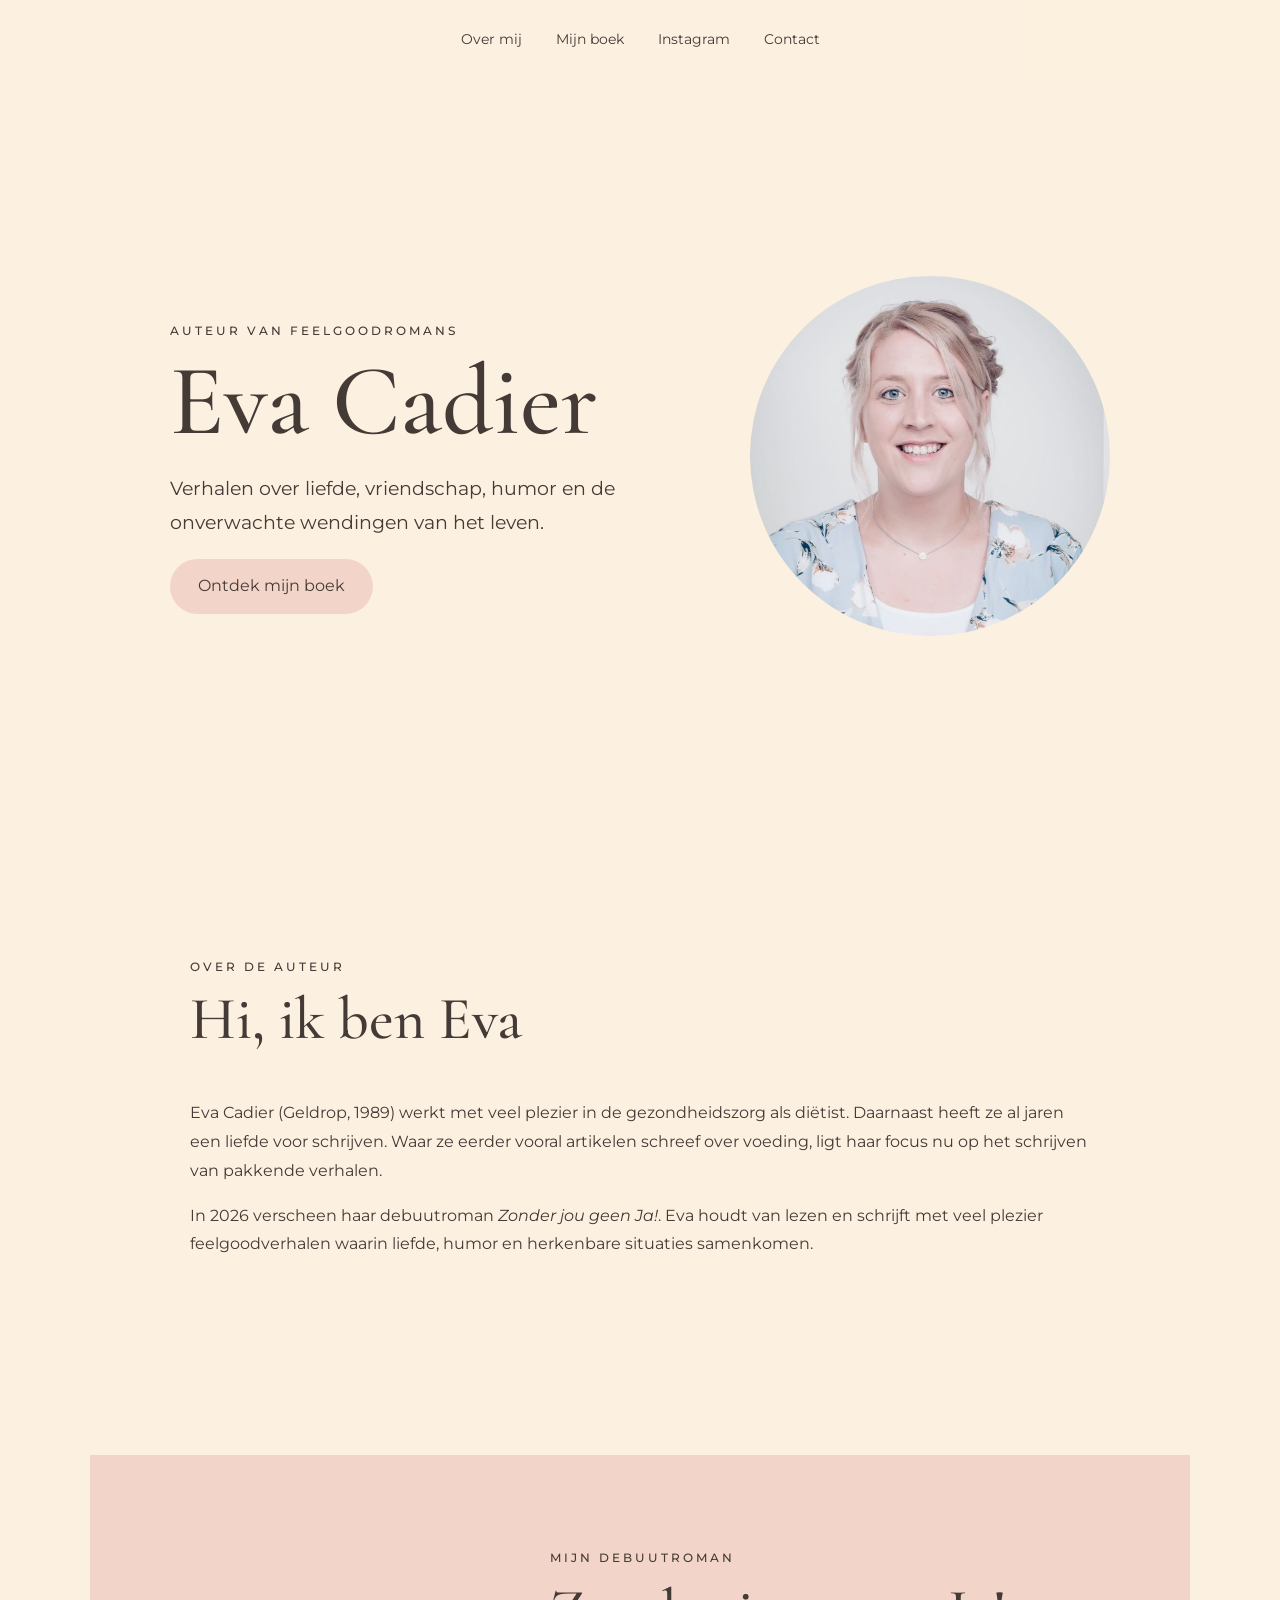
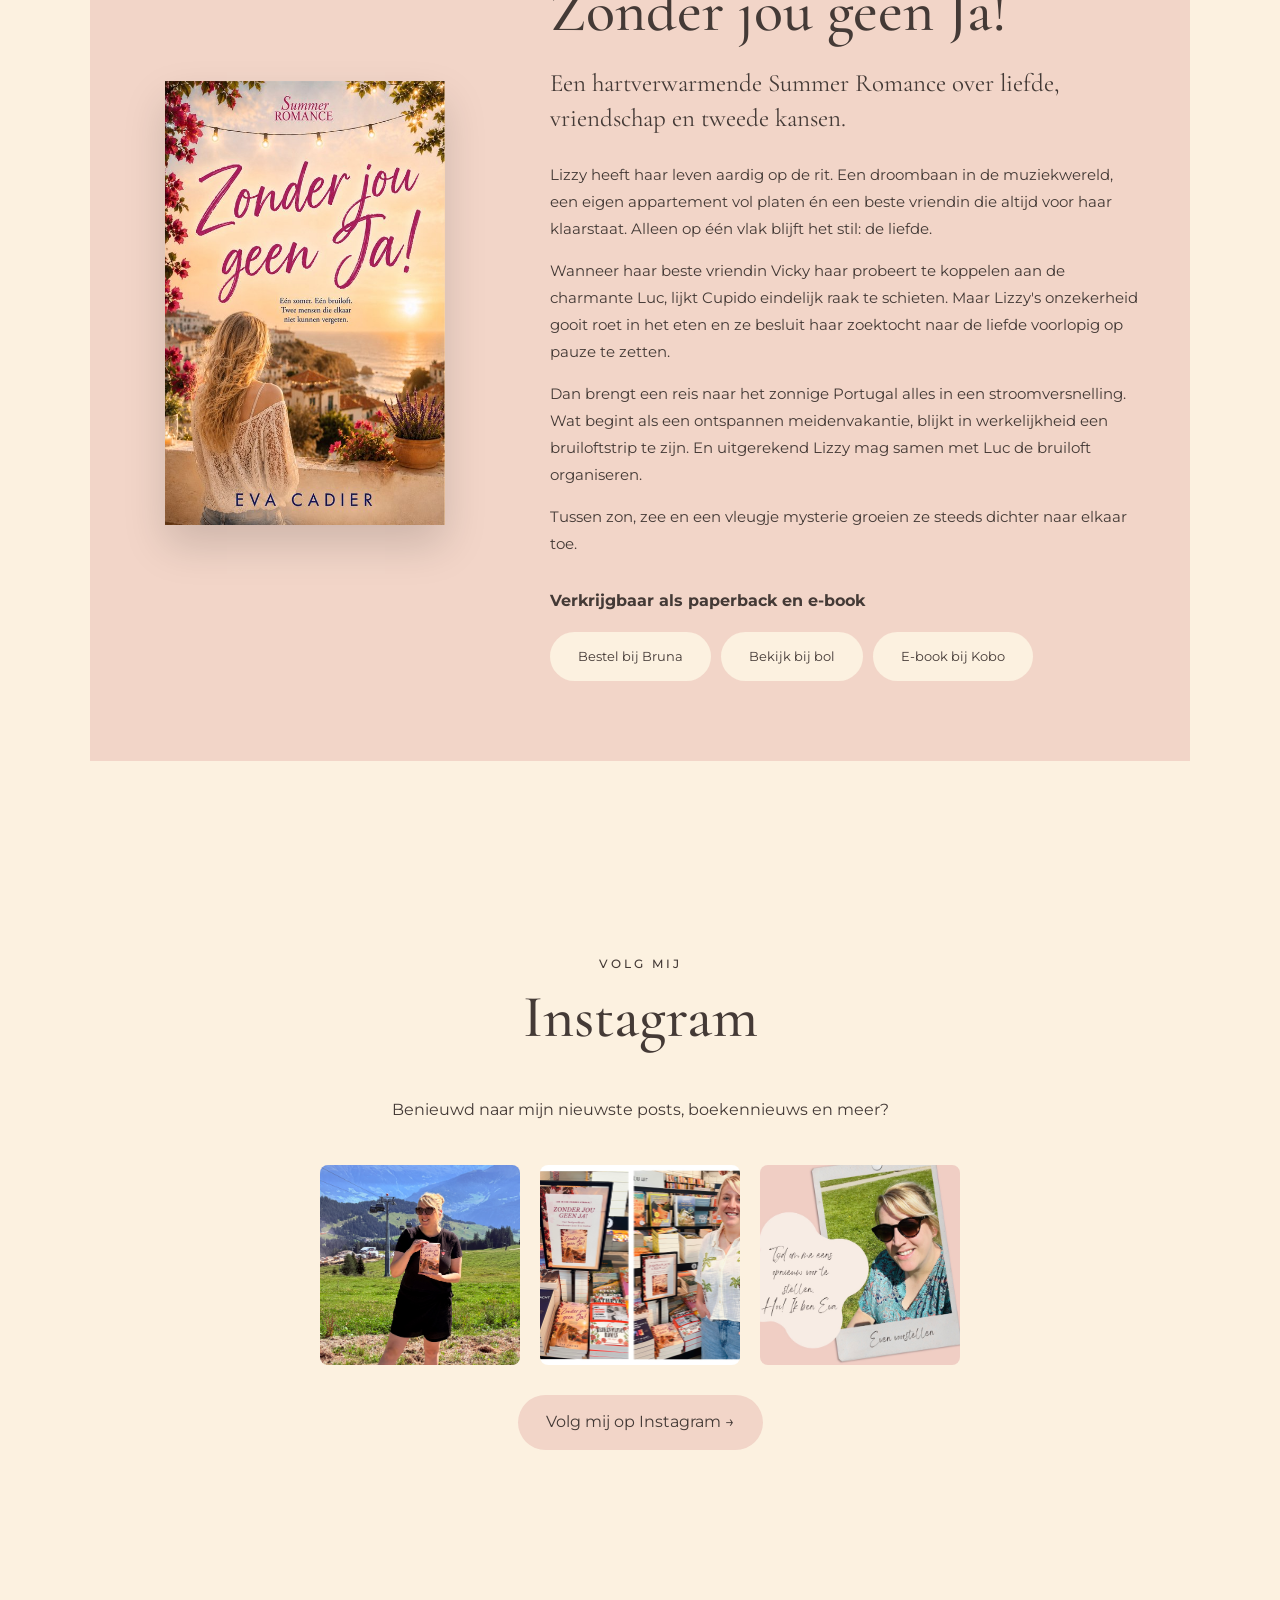
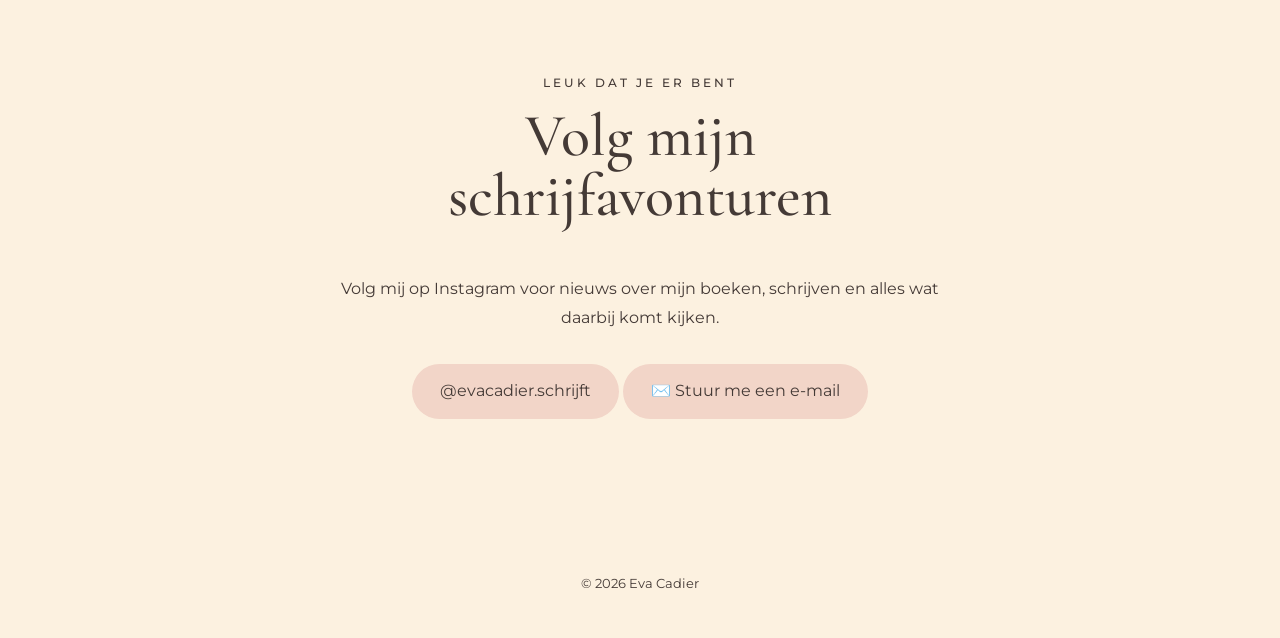
<file: index.html>
<!DOCTYPE html>
<html lang="nl">
<head>
    <meta charset="UTF-8">
    <meta name="viewport" content="width=device-width, initial-scale=1.0">

    <title>Eva Cadier | Auteur van feelgoodromans</title>

    <meta name="description" content="Eva Cadier schrijft feelgoodromans over liefde, vriendschap en de onverwachte wendingen van het leven.">

    <link rel="stylesheet" href="style.css">

    <link href="https://fonts.googleapis.com/css2?family=Cormorant+Garamond:wght@400;500;600&family=Montserrat:wght@300;400;500&display=swap" rel="stylesheet">
</head>

<body>

<!-- NAVIGATIE -->

<header>
    <nav>
        <a href="#over">Over mij</a>
        <a href="#boek">Mijn boek</a>
        <a href="#instagram">Instagram</a>
        <a href="#contact">Contact</a>
    </nav>
</header>


<!-- HERO -->

<section class="hero">

    <div class="hero-text">

        <p class="eyebrow">
            Auteur van feelgoodromans
        </p>

        <h1>
            Eva Cadier
        </h1>

        <p class="intro">
            Verhalen over liefde, vriendschap, humor
            en de onverwachte wendingen van het leven.
        </p>

        <a class="button" href="#boek">
            Ontdek mijn boek
        </a>

    </div>


    <div class="hero-image">

        <img src="Eva.JPG" alt="Eva Cadier">

    </div>

</section>



<!-- OVER MIJ -->

<section id="over" class="section">

    <div class="section-inner">

        <p class="eyebrow">
            Over de auteur
        </p>

        <h2>
            Hi, ik ben Eva
        </h2>

        <p>
            Eva Cadier (Geldrop, 1989) werkt met veel plezier in de
            gezondheidszorg als diëtist. Daarnaast heeft ze al jaren
            een liefde voor schrijven. Waar ze eerder vooral artikelen
            schreef over voeding, ligt haar focus nu op het schrijven
            van pakkende verhalen.
        </p>

        <p>
            In 2026 verscheen haar debuutroman
            <em>Zonder jou geen Ja!</em>. Eva houdt van lezen en schrijft
            met veel plezier feelgoodverhalen waarin liefde, humor en
            herkenbare situaties samenkomen.
        </p>

    </div>

</section>



<!-- BOEK -->

<section id="boek" class="book-section">

    <div class="book-image">

        <img
            src="boek.jpg"
            alt="Boekomslag Zonder jou geen Ja! van Eva Cadier"
        >

    </div>


    <div class="book-text">

        <p class="eyebrow">
            Mijn debuutroman
        </p>

        <h2>
            Zonder jou geen Ja!
        </h2>

        <p class="subtitle">
            Een hartverwarmende Summer Romance over liefde,
            vriendschap en tweede kansen.
        </p>


        <div class="flaptekst">

            <p>
                Lizzy heeft haar leven aardig op de rit. Een droombaan
                in de muziekwereld, een eigen appartement vol platen
                én een beste vriendin die altijd voor haar klaarstaat.
                Alleen op één vlak blijft het stil: de liefde.
            </p>

            <p>
                Wanneer haar beste vriendin Vicky haar probeert te
                koppelen aan de charmante Luc, lijkt Cupido eindelijk
                raak te schieten. Maar Lizzy's onzekerheid gooit roet
                in het eten en ze besluit haar zoektocht naar de liefde
                voorlopig op pauze te zetten.
            </p>

            <p>
                Dan brengt een reis naar het zonnige Portugal alles
                in een stroomversnelling. Wat begint als een ontspannen
                meidenvakantie, blijkt in werkelijkheid een bruiloftstrip
                te zijn. En uitgerekend Lizzy mag samen met Luc de
                bruiloft organiseren.
            </p>

            <p>
                Tussen zon, zee en een vleugje mysterie groeien ze steeds
                dichter naar elkaar toe.
            </p>

        </div>


        <p class="available">
            <strong>
                Verkrijgbaar als paperback en e-book
            </strong>
        </p>


        <div class="shops">

            <a
                href="https://www.bruna.nl/boeken/zonder-jou-geen-ja-9789083656786"
                target="_blank"
                rel="noopener noreferrer"
                class="shop-button"
            >
                Bestel bij Bruna
            </a>


            <a
                href="https://www.bol.com/nl/nl/p/zonder-jou-geen-ja/9300000344899422/?cid=1786902268305-2676174017438"
                target="_blank"
                rel="noopener noreferrer"
                class="shop-button"
            >
                Bekijk bij bol
            </a>


            <a
                href="https://www.kobo.com/nl/nl/ebook/zonder-jou-geen-ja-1?sId=480e6cfb-6c79-43fd-9dd4-91e612678c3a&ssId=6qIKh0UJlybctEtxlPoWp&cPos=1"
                target="_blank"
                rel="noopener noreferrer"
                class="shop-button"
            >
                E-book bij Kobo
            </a>

        </div>

    </div>

</section>



<!-- INSTAGRAM -->

<section id="instagram" class="instagram-section">

    <div class="instagram-inner">

        <p class="eyebrow">
            Volg mij
        </p>

        <h2>
            Instagram
        </h2>

        <p class="instagram-intro">
            Benieuwd naar mijn nieuwste posts, boekennieuws en meer?
        </p>


        <div class="instagram-grid">

            <a
                href="https://www.instagram.com/evacadier.schrijft/"
                target="_blank"
                rel="noopener noreferrer"
            >
                <img
                    src="Instagram1.jpeg"
                    alt="Instagram van Eva Cadier"
                >
            </a>


            <a
                href="https://www.instagram.com/evacadier.schrijft/"
                target="_blank"
                rel="noopener noreferrer"
            >
                <img
                    src="Instagram2.jpg"
                    alt="Instagram van Eva Cadier"
                >
            </a>


            <a
                href="https://www.instagram.com/evacadier.schrijft/"
                target="_blank"
                rel="noopener noreferrer"
            >
                <img
                    src="Instagram3.jpg"
                    alt="Instagram van Eva Cadier"
                >
            </a>

        </div>


        <a
            href="https://www.instagram.com/evacadier.schrijft/"
            target="_blank"
            rel="noopener noreferrer"
            class="button"
        >
            Volg mij op Instagram →
        </a>

    </div>

</section>



<!-- CONTACT -->

<section id="contact" class="contact-section">

    <div>

        <p class="eyebrow">
            Leuk dat je er bent
        </p>

        <h2>
            Volg mijn schrijfavonturen
        </h2>

        <p>
            Volg mij op Instagram voor nieuws over mijn boeken,
            schrijven en alles wat daarbij komt kijken.
        </p>


        <a
            href="https://www.instagram.com/evacadier.schrijft/"
            target="_blank"
            rel="noopener noreferrer"
            class="button"
        >
            @evacadier.schrijft
        </a>


        <a
            href="mailto:evacadier@gmail.com"
            class="button"
            style="margin-top: 15px;"
        >
            ✉️ Stuur me een e-mail
        </a>

    </div>

</section>



<!-- FOOTER -->

<footer>

    <p>
        © 2026 Eva Cadier
    </p>

</footer>


</body>
</html>
</file>
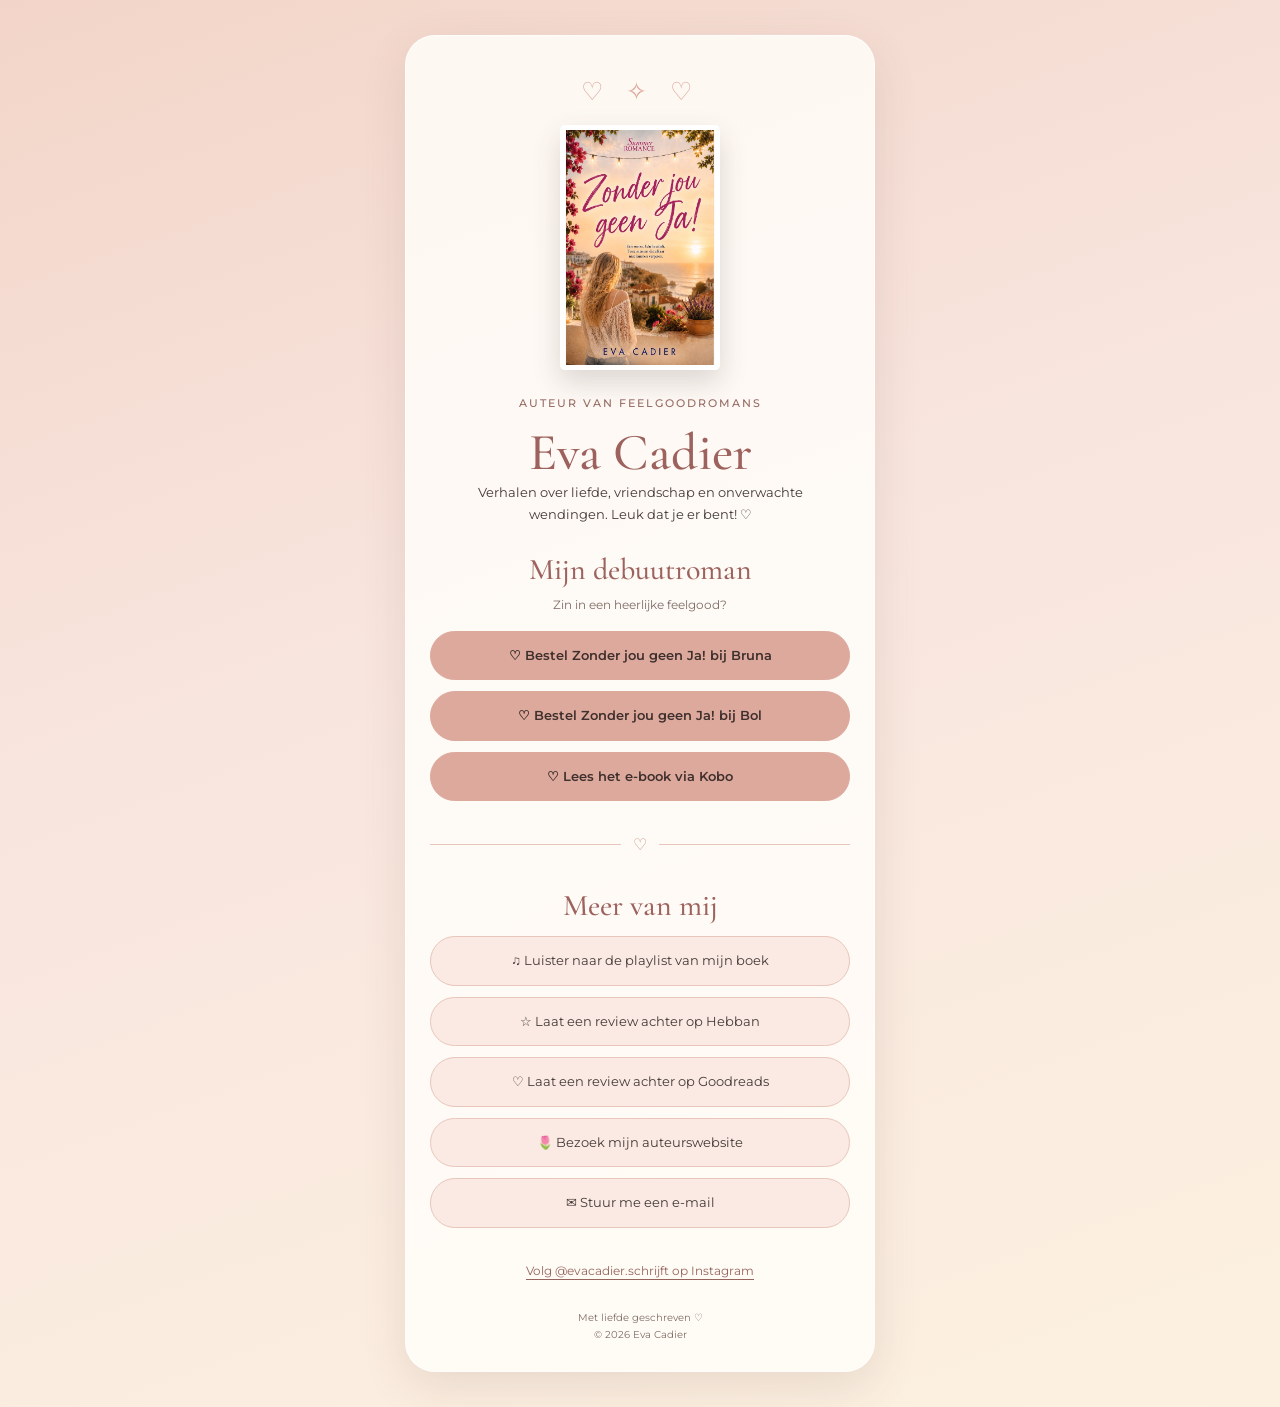
<file: links/index.html>
<!DOCTYPE html>
<html lang="nl">
<head>
    <meta charset="UTF-8">
    <meta name="viewport" content="width=device-width, initial-scale=1.0">

    <title>Eva Cadier | Alle links</title>
    <meta name="description" content="Ontdek Zonder jou geen Ja!, luister naar de playlist en lees de recensies van Eva Cadier.">
    <meta name="theme-color" content="#F2D5C8">

    <link rel="preconnect" href="https://fonts.googleapis.com">
    <link rel="preconnect" href="https://fonts.gstatic.com" crossorigin>
    <link href="https://fonts.googleapis.com/css2?family=Cormorant+Garamond:wght@400;500;600;700&family=Montserrat:wght@300;400;500;600&display=swap" rel="stylesheet">

    <style>
        :root {
            --roze: #F2D5C8;
            --roze-donker: #DDA99D;
            --roze-licht: #FBEAE4;
            --creme: #FCF1E0;
            --wit: #FFFDF9;
            --tekst: #443A36;
        }

        * {
            box-sizing: border-box;
        }

        html {
            min-height: 100%;
            scroll-behavior: smooth;
        }

        body {
            margin: 0;
            padding: 35px 16px;
            background: linear-gradient(
                160deg,
                var(--roze) 0%,
                #F8E5DE 42%,
                var(--creme) 100%
            );
            color: var(--tekst);
            font-family: 'Montserrat', sans-serif;
            font-size: 14px;
            line-height: 1.7;
        }

        .container {
            width: 100%;
            max-width: 470px;
            margin: 0 auto;
            padding: 34px 24px 28px;
            text-align: center;
            background: rgba(255, 253, 249, 0.86);
            border: 1px solid rgba(255, 255, 255, 0.75);
            border-radius: 30px;
            box-shadow: 0 15px 45px rgba(100, 64, 58, 0.12);
        }

        .top-decoration {
            color: var(--roze-donker);
            font-size: 25px;
            letter-spacing: 8px;
            margin-bottom: 12px;
        }

        .book-cover {
            display: block;
            width: 160px;
            max-height: 245px;
            object-fit: contain;
            margin: 0 auto 24px;
            border: 5px solid white;
            border-radius: 5px;
            box-shadow: 0 12px 28px rgba(68, 58, 54, 0.18);
        }

        h1,
        h2 {
            font-family: 'Cormorant Garamond', Georgia, serif;
            font-weight: 500;
        }

        h1 {
            margin: 0;
            font-size: 52px;
            line-height: 1.05;
            color: #9D625D;
        }

        .subtitle {
            margin: 10px 0 14px;
            color: #956C65;
            font-size: 11px;
            font-weight: 500;
            letter-spacing: 2px;
            text-transform: uppercase;
        }

        .intro {
            max-width: 340px;
            margin: 0 auto 28px;
            font-size: 13px;
        }

        .section-title {
            margin: 27px 0 13px;
            color: #9D625D;
            font-size: 30px;
            line-height: 1.15;
        }

        .section-caption {
            margin: -5px 0 15px;
            color: #806D67;
            font-size: 12px;
        }

        .link-button {
            display: block;
            width: 100%;
            margin: 11px 0;
            padding: 14px 16px;
            border: 1px solid #E8C6BB;
            border-radius: 30px;
            background: var(--roze-licht);
            color: var(--tekst);
            text-decoration: none;
            font-size: 13px;
            font-weight: 400;
            line-height: 1.5;
            transition: transform 0.2s ease, background 0.2s ease;
        }

        .link-button.primary {
            background: var(--roze-donker);
            border-color: var(--roze-donker);
            color: #3F302D;
            font-weight: 600;
        }

        .link-button:hover {
            transform: translateY(-2px);
            background: var(--roze);
        }

        .link-button:focus-visible,
        .website-link:focus-visible {
            outline: 2px solid #9D625D;
            outline-offset: 4px;
        }

        .divider {
            display: flex;
            align-items: center;
            gap: 12px;
            margin: 30px auto;
            color: #C58F85;
            font-size: 16px;
        }

        .divider::before,
        .divider::after {
            content: "";
            flex: 1;
            height: 1px;
            background: #E8C6BB;
        }

        .website-link {
            display: inline-block;
            margin-top: 22px;
            color: #95645D;
            font-size: 12px;
            text-decoration: underline;
            text-underline-offset: 4px;
        }

        footer {
            margin-top: 27px;
            color: #806D67;
            font-size: 10px;
        }

        @media (max-width: 380px) {
            body {
                padding: 20px 10px;
            }

            .container {
                padding: 26px 17px 23px;
                border-radius: 24px;
            }

            h1 {
                font-size: 44px;
            }

            .book-cover {
                width: 140px;
                max-height: 215px;
            }
        }

        @media (prefers-reduced-motion: reduce) {
            html {
                scroll-behavior: auto;
            }

            .link-button {
                transition: none;
            }
        }
    </style>
</head>

<body>
    <main class="container">

        <div class="top-decoration" aria-hidden="true">♡ ✧ ♡</div>

        <img
            class="book-cover"
            src="../boek.jpg"
            alt="Boekomslag van Zonder jou geen Ja! van Eva Cadier"
        >

        <p class="subtitle">Auteur van feelgoodromans</p>
        <h1>Eva Cadier</h1>

        <p class="intro">
            Verhalen over liefde, vriendschap en onverwachte wendingen.
            Leuk dat je er bent! ♡
        </p>

        <h2 class="section-title">Mijn debuutroman</h2>
        <p class="section-caption">Zin in een heerlijke feelgood?</p>

        <a
            class="link-button primary"
            href="https://www.bruna.nl/boeken/zonder-jou-geen-ja-9789083656786"
            target="_blank"
            rel="noopener noreferrer"
        >
            ♡ Bestel Zonder jou geen Ja! bij Bruna
        </a>

        <a
            class="link-button primary"
            href="https://www.bol.com/nl/nl/p/zonder-jou-geen-ja/9300000344899422/"
            target="_blank"
            rel="noopener noreferrer"
        >
            ♡ Bestel Zonder jou geen Ja! bij Bol
        </a>

        <a
            class="link-button primary"
            href="https://www.kobo.com/nl/nl/ebook/zonder-jou-geen-ja-1"
            target="_blank"
            rel="noopener noreferrer"
        >
            ♡ Lees het e-book via Kobo
        </a>

        <div class="divider" aria-hidden="true">♡</div>

        <h2 class="section-title">Meer van mij</h2>

        <a
            class="link-button"
            href="https://open.spotify.com/playlist/1KIuzRsC03VF7IMs6DiWUb?si=0R2VOPssSMqtfWortKIH2g"
            target="_blank"
            rel="noopener noreferrer"
        >
            ♫ Luister naar de playlist van mijn boek
        </a>

        <a
            class="link-button"
            href="https://www.hebban.nl/boek/zonder-jou-geen-ja-eva-cadier"
            target="_blank"
            rel="noopener noreferrer"
        >
            ☆ Laat een review achter op Hebban
        </a>

        <a
            class="link-button"
            href="https://www.goodreads.com/book/show/256936999"
            target="_blank"
            rel="noopener noreferrer"
        >
            ♡ Laat een review achter op Goodreads
        </a>

        <a
            class="link-button"
            href="https://evacadier.nl/"
        >
            🌷 Bezoek mijn auteurswebsite
        </a>

        <a
            class="link-button"
            href="mailto:evacadier@gmail.com"
        >
            ✉ Stuur me een e-mail
        </a>

        <a
            class="website-link"
            href="https://www.instagram.com/evacadier.schrijft/"
            target="_blank"
            rel="noopener noreferrer"
        >
            Volg @evacadier.schrijft op Instagram
        </a>

        <footer>
            Met liefde geschreven ♡<br>
            © 2026 Eva Cadier
        </footer>

    </main>
</body>
</html>
</file>
<file: style.css>
:root {
    --creme: #FCF1E0;
    --roze: #F2D5C8;
    --tekst: #443A36;
    --wit: #FFFDF9;
}

* {
    box-sizing: border-box;
}

html {
    scroll-behavior: smooth;
}

body {
    margin: 0;
    background: var(--creme);
    color: var(--tekst);
    font-family: 'Montserrat', sans-serif;
    line-height: 1.8;
}

header {
    padding: 25px 30px;
    text-align: center;
    position: sticky;
    top: 0;
    background: rgba(252, 241, 224, 0.95);
    z-index: 10;
}

nav a {
    margin: 0 15px;
    text-decoration: none;
    color: var(--tekst);
    font-size: 14px;
}

nav a:hover {
    opacity: 0.6;
}

h1,
h2,
h3 {
    font-family: 'Cormorant Garamond', serif;
    font-weight: 500;
}

h1 {
    font-size: clamp(60px, 8vw, 100px);
    line-height: 0.9;
    margin: 15px 0 25px;
}

h2 {
    font-size: clamp(42px, 5vw, 60px);
    line-height: 1;
    margin-top: 10px;
}

h3 {
    font-size: 30px;
    margin-top: 0;
}

.eyebrow {
    text-transform: uppercase;
    letter-spacing: 3px;
    font-size: 12px;
    font-weight: 500;
}

.hero {
    min-height: 85vh;
    display: flex;
    align-items: center;
    justify-content: center;
    gap: 80px;
    padding: 70px 30px;
}

.hero-text {
    max-width: 550px;
}

.intro {
    font-size: 19px;
    max-width: 500px;
}

.hero-image img {
    width: 360px;
    height: 360px;
    object-fit: cover;
    border-radius: 50%;
}

.button,
.shop-button {
    display: inline-block;
    background: var(--roze);
    color: var(--tekst);
    padding: 13px 28px;
    border-radius: 30px;
    text-decoration: none;
    transition: 0.2s;
}

.button:hover,
.shop-button:hover {
    transform: translateY(-2px);
}

.section {
    padding: 100px 30px;
}

.section-inner {
    max-width: 900px;
    margin: auto;
}

.book-section {
    max-width: 1100px;
    margin: 80px auto;
    padding: 80px 50px;
    display: flex;
    gap: 80px;
    align-items: center;
    background: var(--roze);
}

.book-image {
    flex: 0 0 330px;
    text-align: center;
}

.book-image img {
    width: 280px;
    max-width: 100%;
    box-shadow: 0 20px 40px rgba(0, 0, 0, 0.15);
}

.book-text {
    flex: 1;
}

.book-text h2 {
    margin-bottom: 10px;
}

.subtitle {
    font-family: 'Cormorant Garamond', serif;
    font-size: 25px;
    line-height: 1.4;
}

.flaptekst {
    font-size: 15px;
}

.available {
    margin-top: 30px;
}

.shops {
    display: flex;
    flex-wrap: wrap;
    gap: 10px;
}

.shop-button {
    background: var(--creme);
    font-size: 13px;
}

.news-section {
    background: var(--wit);
}

.cards {
    display: grid;
    grid-template-columns: repeat(2, 1fr);
    gap: 25px;
}

.cards article {
    background: var(--roze);
    padding: 30px;
}

.contact-section {
    max-width: 900px;
    margin: auto;
    padding: 110px 30px;
    text-align: center;
}

.contact-section > div {
    max-width: 600px;
    margin: auto;
}

footer {
    text-align: center;
    padding: 30px;
    font-size: 13px;
}


/* INSTAGRAM */

#instagram {
    width: 100%;
    max-width: 900px;
    margin: 0 auto;
    padding: 100px 30px;
    text-align: center;
}

#instagram h2 {
    text-align: center;
}

.instagram-grid {
    display: flex;
    flex-direction: row;
    justify-content: center;
    align-items: center;
    gap: 20px;
    width: 100%;
    margin: 40px auto 30px;
}

.instagram-grid a {
    display: block;
    width: 200px;
    height: 200px;
    flex: 0 0 200px;
}

.instagram-grid img {
    display: block;
    width: 200px !important;
    height: 200px !important;
    max-width: none !important;
    object-fit: cover;
    border-radius: 8px;
}

.instagram-text {
    text-align: center;
    margin: 0 auto;
}

.instagram-text a {
    font-weight: bold;
}


/* MOBIEL */

@media (max-width: 750px) {

    header {
        position: static;
    }

    nav a {
        margin: 5px 8px;
        display: inline-block;
    }

    .hero {
        flex-direction: column-reverse;
        text-align: center;
        gap: 40px;
        padding-top: 50px;
    }

    .hero-image img {
        width: 260px;
        height: 260px;
    }

    .book-section {
        margin: 40px 15px;
        padding: 50px 25px;
        flex-direction: column;
        gap: 40px;
    }

    .book-text {
        text-align: center;
    }

    .cards {
        grid-template-columns: 1fr;
    }

    .shops {
        justify-content: center;
    }


    /* Instagram op mobiel */

    #instagram {
        padding: 70px 15px;
    }

    .instagram-grid {
        gap: 8px;
        justify-content: center;
    }

    .instagram-grid a {
        width: 100px;
        height: 100px;
        flex: 0 0 100px;
    }

    .instagram-grid img {
        width: 100px !important;
        height: 100px !important;
    }
}
</file>
